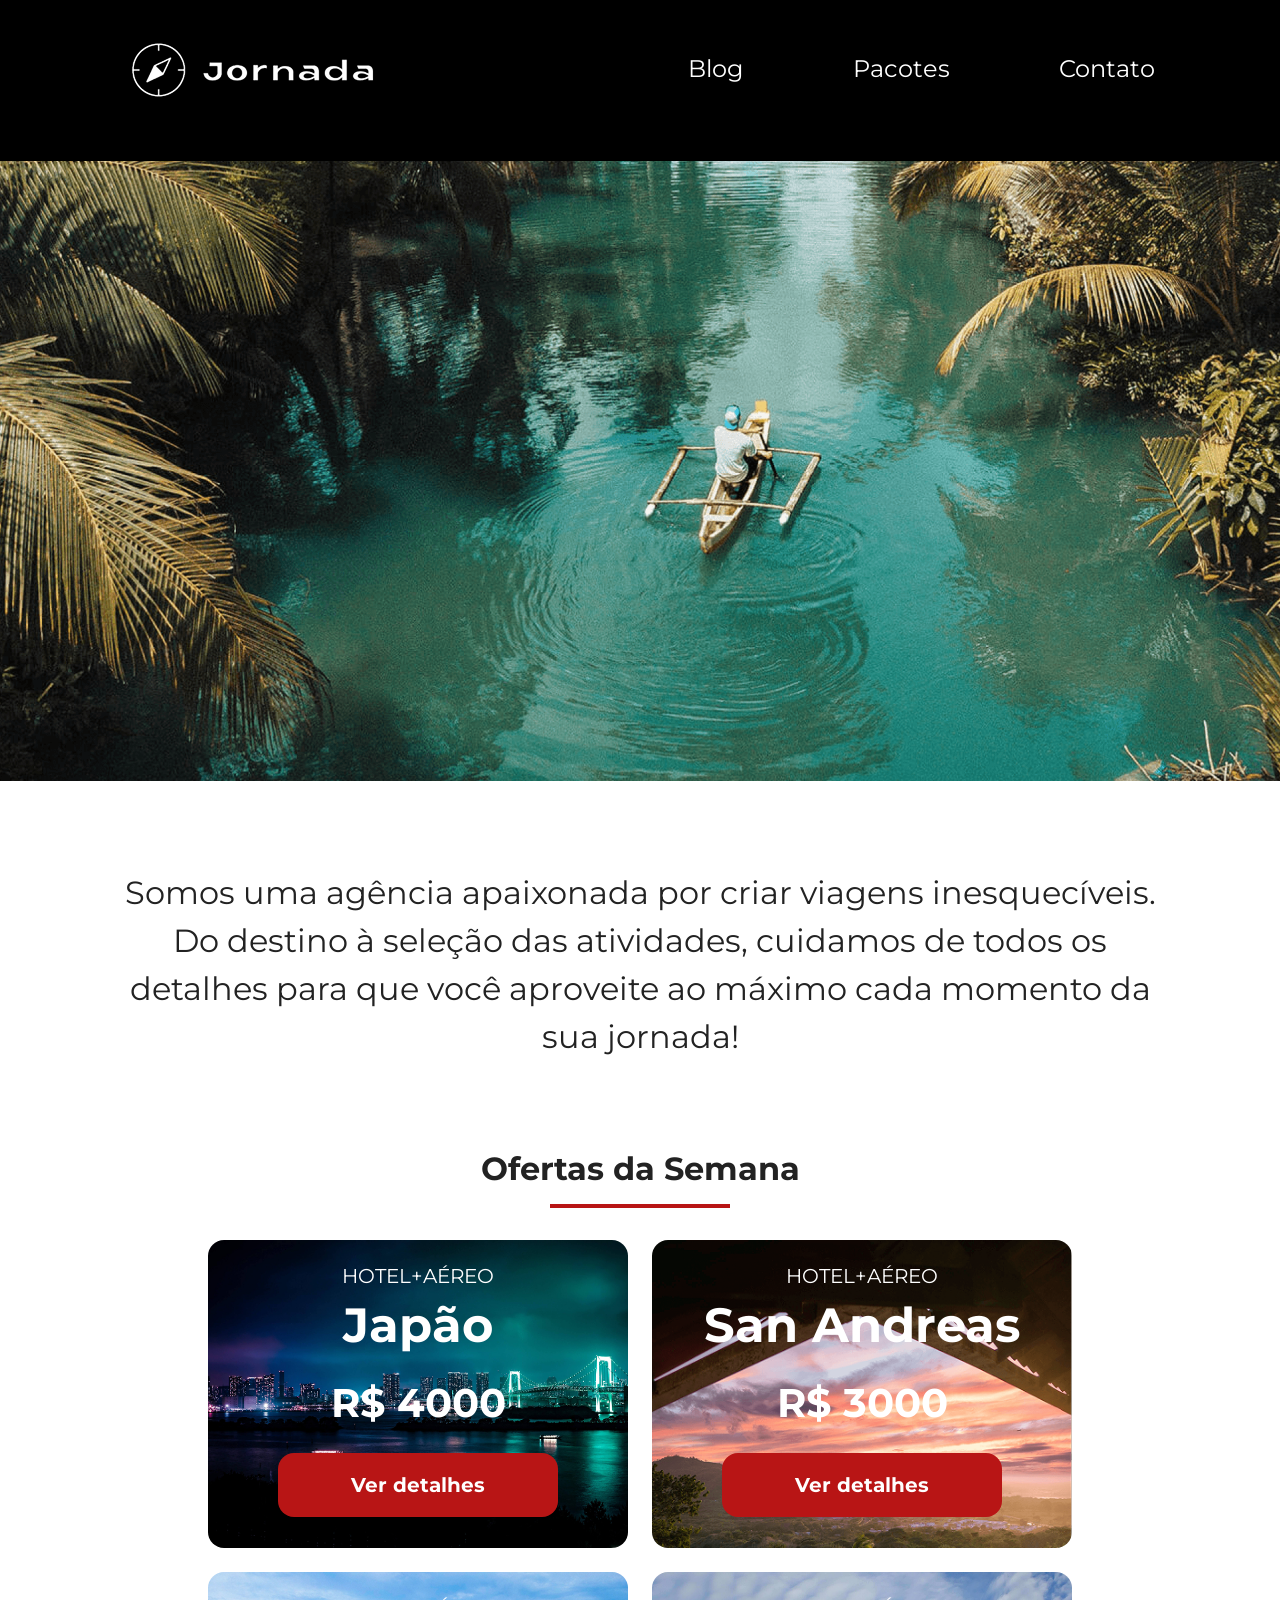
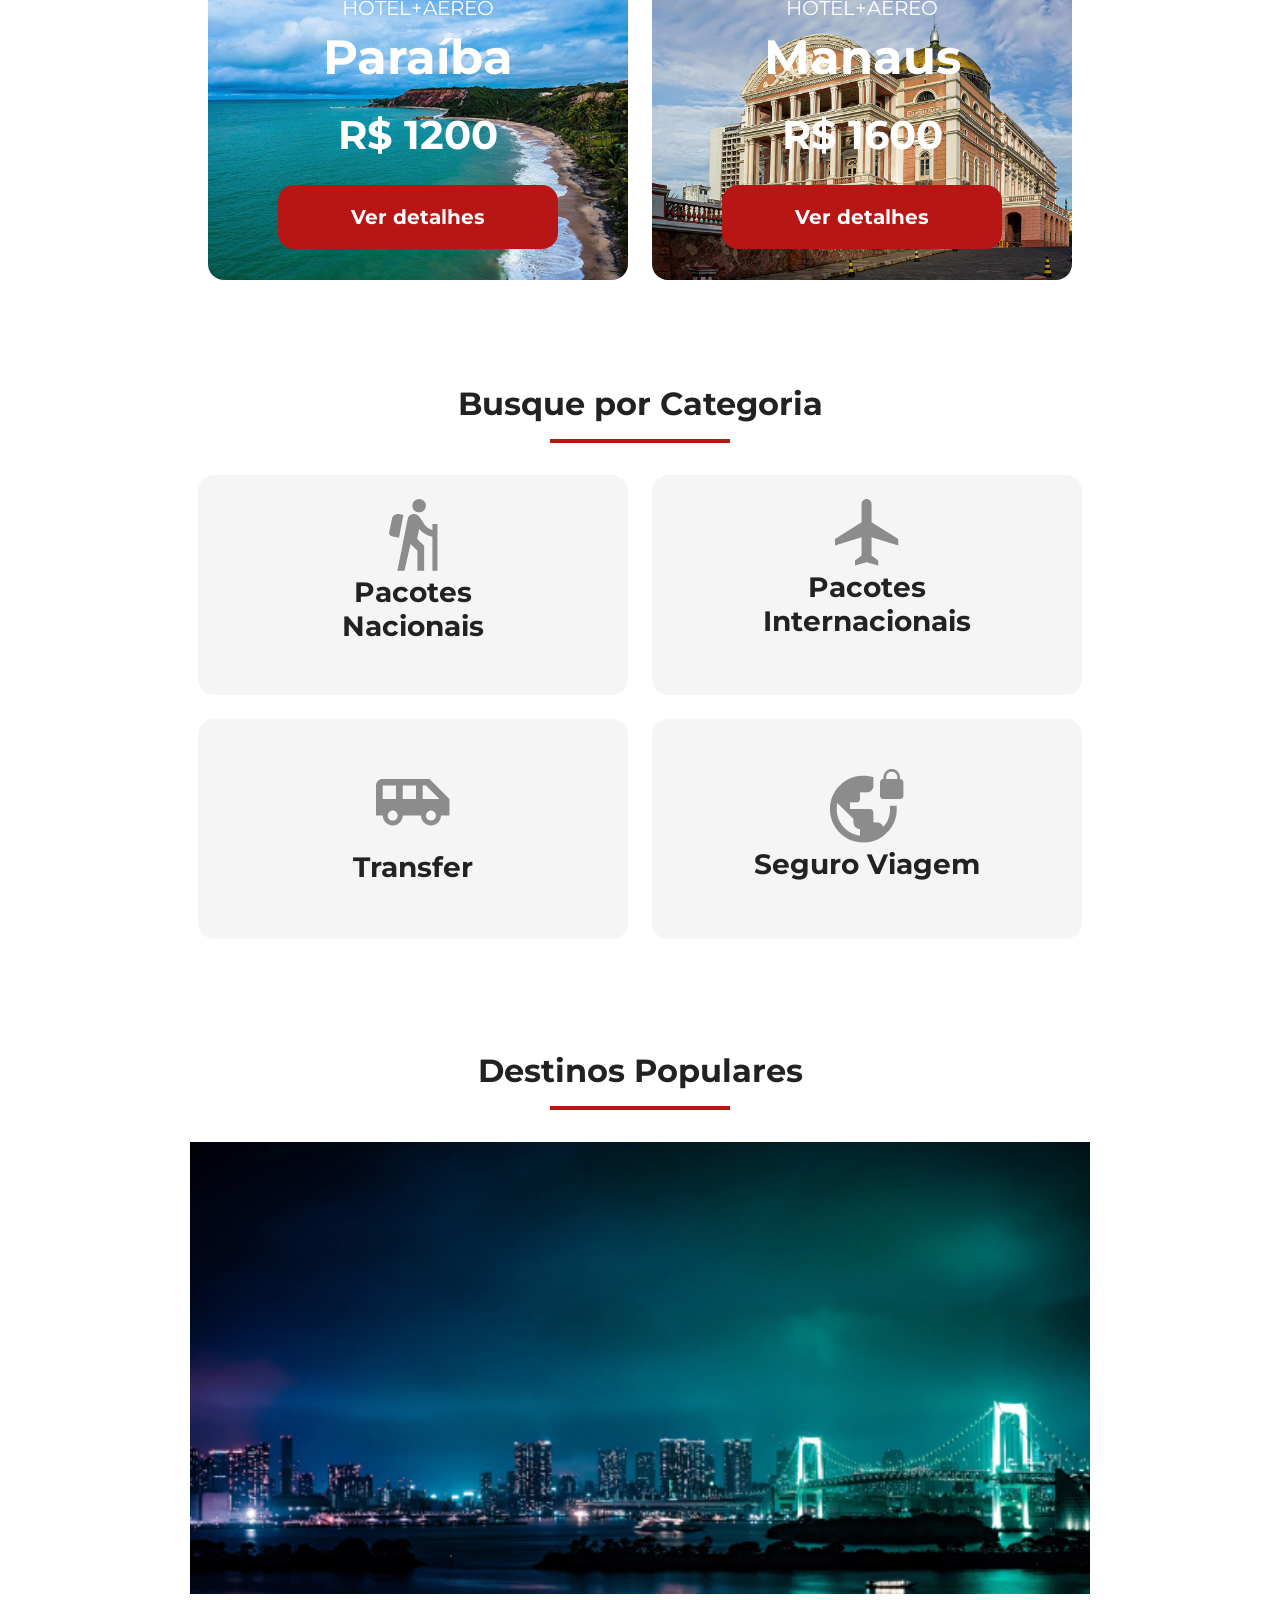
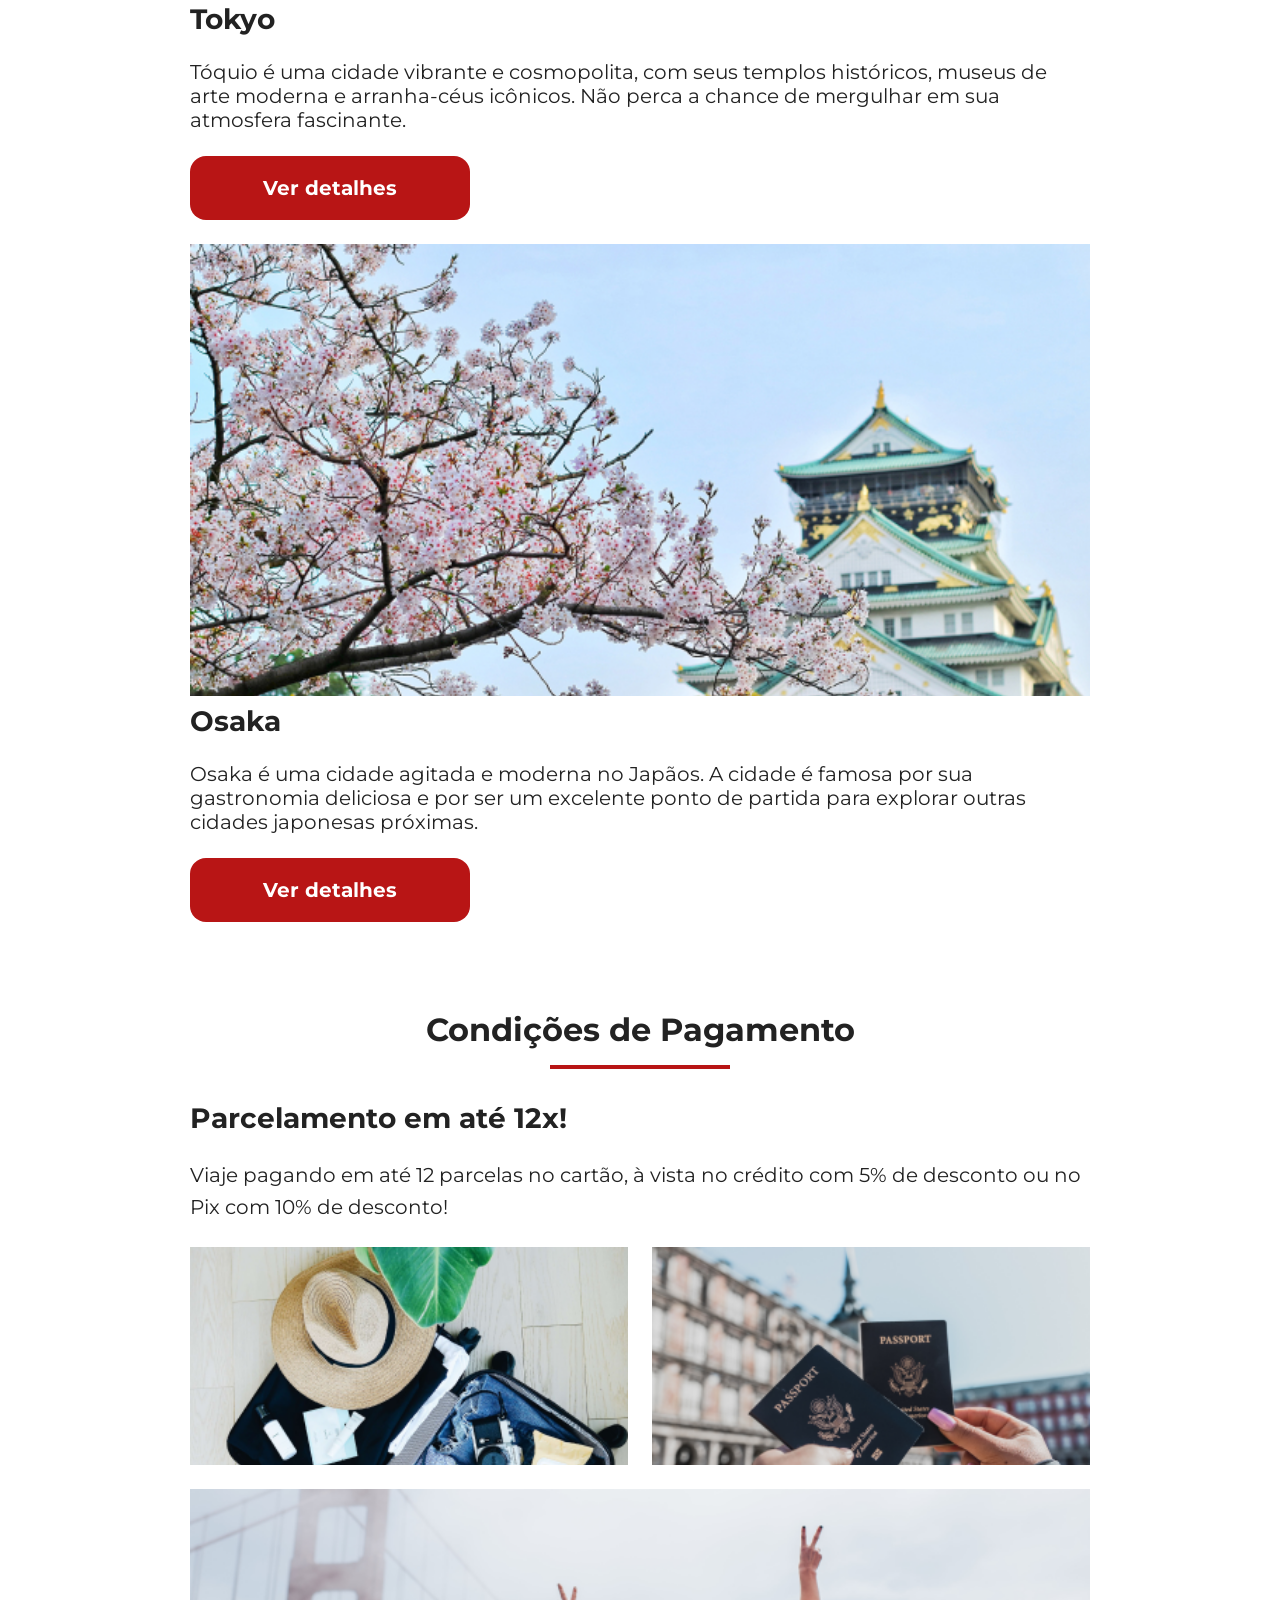
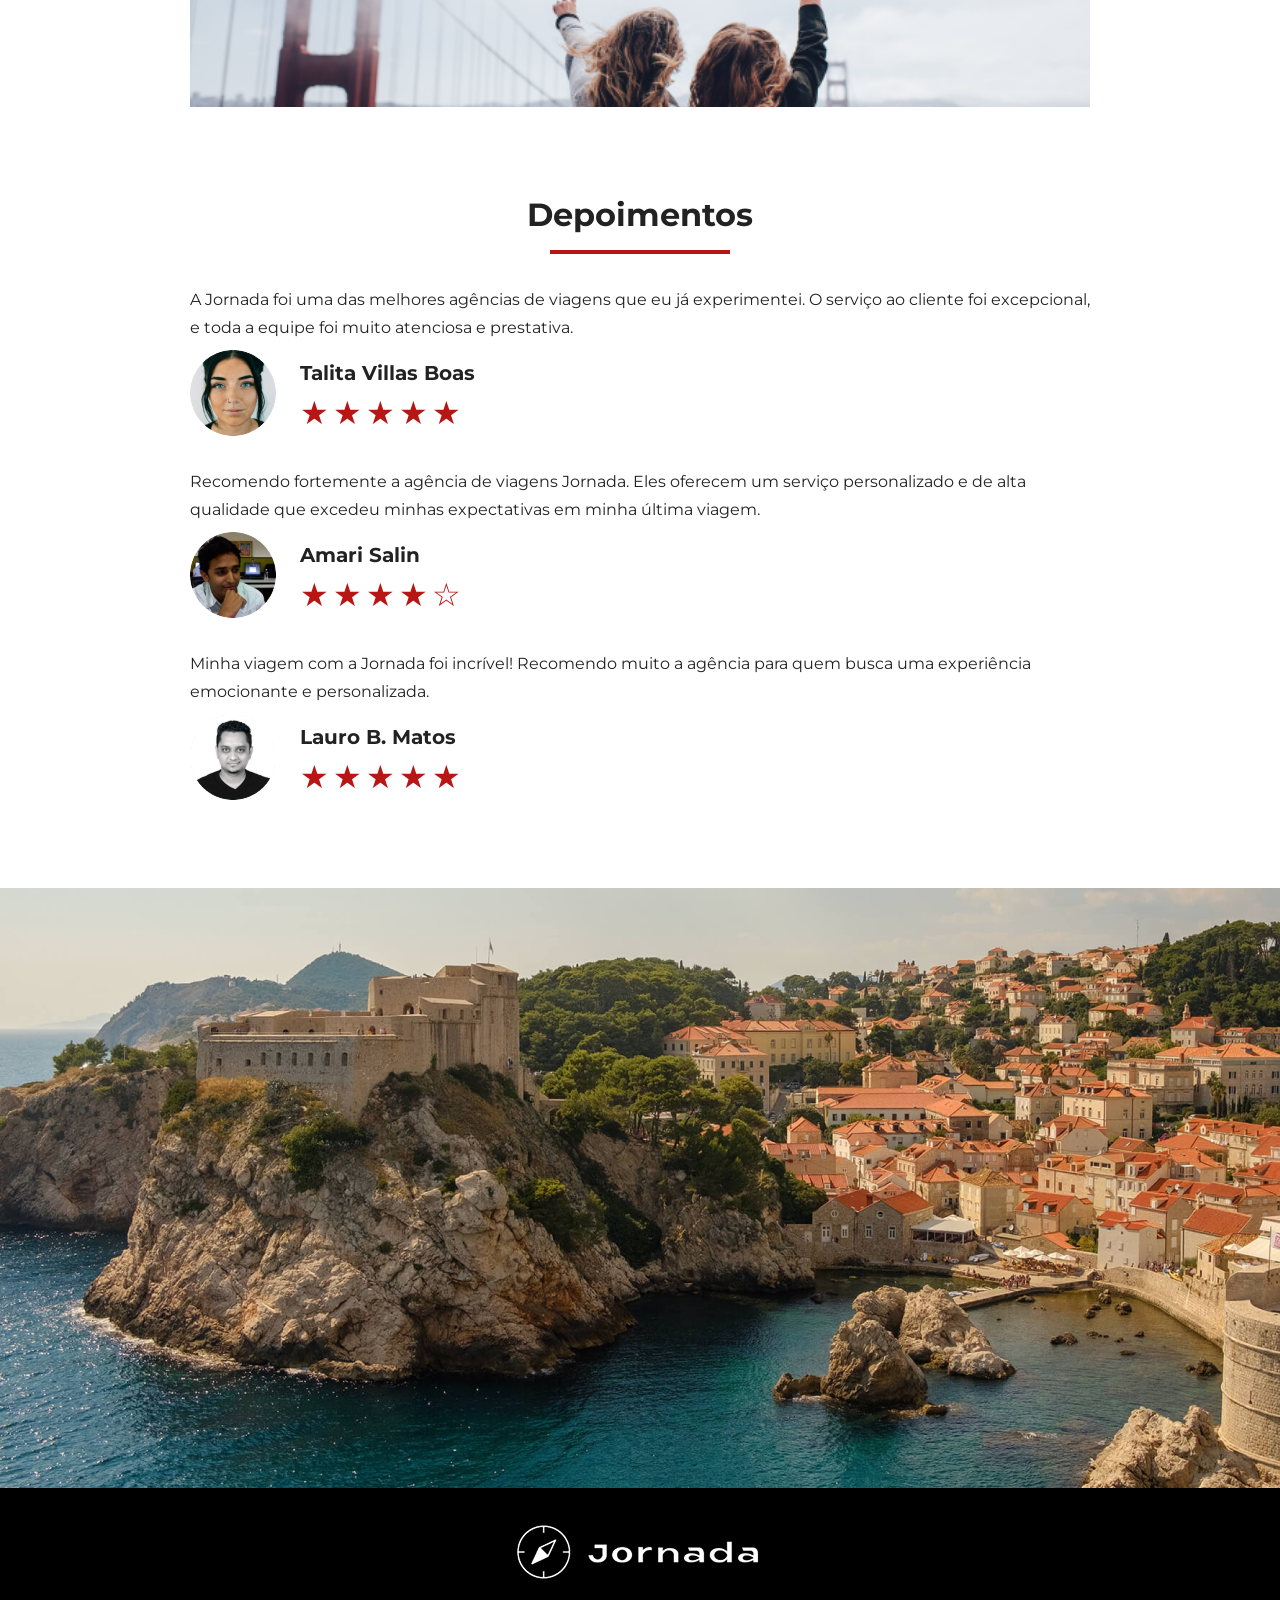
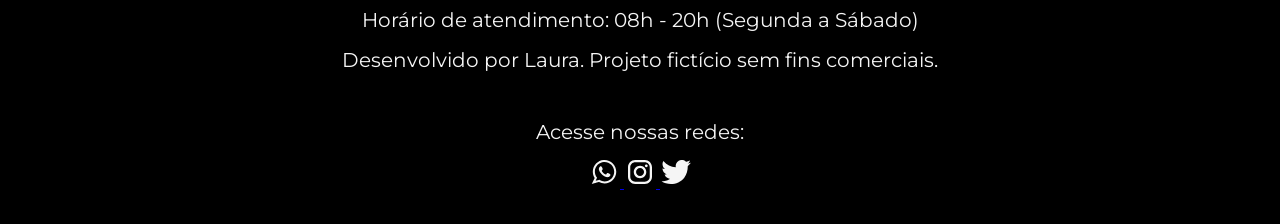
<file: index.html>
<!DOCTYPE html>
<html lang="pt-br">

<head>
    <meta charset="UTF-8" />
    <meta name="viewport" content="width=device-width, initial-scale=1.0" />
    <link rel="preconnect" href="https://fonts.googleapis.com" />
    <link rel="preconnect" href="https://fonts.gstatic.com" crossorigin />
    <link href="https://fonts.googleapis.com/css2?family=Montserrat:ital,wght@0,100..900;1,100..900&display=swap"
        rel="stylesheet" />
    <meta name="description" content="Jornada Viagens, uma agência apaixonada por criar viagens inesquecíveis">
    <meta name="og:title" content="Jornada Viagens">
    <meta name="og:description" content="Jornada Viagens, uma agência apaixonada por criar viagens inesquecíveis">
    <meta name="og:image"
        content="https://github.com/LauraGavira3/jornada-viagens/blob/main/img/Logo-bussola-texto.png">
    <meta name="og:type" content="website">
    <meta name="og:url" content="https://github.com/LauraGavira3/jornada-viagens">
    <link rel="icon" href="favico.png">
    <link rel="stylesheet" href="css/styles.css" />
    <title>Jornada Viagens</title>
</head>

<body>
    <header class="main-header">
        <a class="logo" href="index.html" title="voltar para a página inicial">
            <img class="logo-mobile" src="icons/icon-bussola.png" alt="Bussola do logo jornada viagens na cor branca" />

            <img class="logo-desktop" src="img/Logo-bussola-texto.png" alt="Logo jornada viagens na cor branca" />
        </a>
        <div class="navegation-menu">
            <img src="icons/menu.png" alt="menu" />
            <nav>
                <ul class="navegation-link">
                    <li>
                        <a href="blog.html" target="_blank" title="Acessar blog">Blog</a>
                    </li>
                    <li>
                        <a href="pacotes-de-viagens.html" target="_blank" title="Acessar pacotes de viagem">Pacotes</a>
                    </li>
                    <li>
                        <a href="contato.html" target="_blank" title="Acessar contato">Contato</a>
                    </li>
                </ul>
            </nav>
        </div>
    </header>
    <section class="hero">
        <div class="hero-img"></div>
        <h2>
            Somos uma agência apaixonada por criar viagens inesquecíveis. Do destino
            à seleção das atividades, cuidamos de todos os detalhes para que você
            aproveite ao máximo cada momento da sua jornada!
        </h2>
    </section>
    <section class="offers">
        <div class="section-title">
            <h2>Ofertas da Semana</h2>
            <hr />
        </div>
        <div class="offers-cards">
            <article class="card japao">
                <header>
                    <p>HOTEL+AÉREO</p>
                    <h3>
                        Japão <br />
                        <span>R$ 4000</span>
                    </h3>
                </header>
                <footer>
                    <a href="#" class="button">Ver detalhes</a>
                </footer>
            </article>
            <article class="card san-andreas">
                <header>
                    <p>HOTEL+AÉREO</p>
                    <h3>
                        San Andreas <br />
                        <span>R$ 3000</span>
                    </h3>
                </header>
                <footer>
                    <a href="#" class="button">Ver detalhes</a>
                </footer>
            </article>
            <article class="card paraiba">
                <header>
                    <p>HOTEL+AÉREO</p>
                    <h3>
                        Paraíba <br />
                        <span>R$ 1200</span>
                    </h3>
                </header>
                <footer>
                    <a href="#" class="button">Ver detalhes</a>
                </footer>
            </article>
            <article class="card manaus">
                <header>
                    <p>HOTEL+AÉREO</p>
                    <h3>
                        Manaus <br />
                        <span>R$ 1600</span>
                    </h3>
                </header>
                <footer>
                    <a href="#" class="button">Ver detalhes</a>
                </footer>
            </article>
        </div>
    </section>
    <section class="categories">
        <div class="section-title">
            <h2>Busque por Categoria</h2>
            <hr />
        </div>
        <div class="categories-cards">
            <a class="card" href="#" target="_blank" title="Busque pela categoria Pacotes Nacionais">
                <img src="./icons/icon - pacotes nacionais.svg"
                    alt="ícone cinza representando uma pessoa fazendo tracking">
                <h3 class="content-title">
                    Pacotes <br />
                    Nacionais
                </h3>
            </a>

            <a class="card" href="#" target="_blank" title="Busque pela categoria Pacotes Internacionais">
                <img src="./icons/icon - pacotes interacionais.svg" alt="ícone cinza representando um avião">
                <h3 class="content-title">
                    Pacotes <br />
                    Internacionais
                </h3>
            </a>

            <a class="card single-line transfer" href="#" target="_blank" title="Busque pela categoria Transfer">
                <img src="./icons/icon - transfer.svg" alt="ícone cinza representando um ônibus" />
                <h3 class="content-title">Transfer</h3>
            </a>

            <a class="card single-line" href="#" target="_blank" title="Busque pela categoria Seguro Viagem">
                <img src="./icons/icon - seguro viagem.png"
                    alt="ícone cinza representando o planeta terra com um cadeado" />
                <h3 class="content-title">Seguro Viagem</h3>
            </a>
            <div>
    </section>
    <section class="destinations">
        <div class="section-title">
            <h2>Destinos Populares</h2>
            <hr />
        </div>
        <div class="destinations-cards">
            <article class="card tokyo">
                <header>
                    <div class="img-card"></div>
                    <h3>Tokyo</h3>
                </header>
                <p>Tóquio é uma cidade vibrante e cosmopolita, com seus templos históricos, museus de arte
                    moderna e arranha-céus icônicos. Não perca a chance de mergulhar em sua atmosfera
                    fascinante.</p>
                <footer>
                    <a href="#" class="button" target="_blank" title="Veja mais detalhes do destino Tokyo">Ver
                        detalhes</a>
                </footer>
            </article>

            <article class="card osaka">
                <header>
                    <div class="img-card"></div>
                    <h3>Osaka</h3>
                </header>
                <p>Osaka é uma cidade agitada e moderna no Japãos. A cidade é famosa por sua gastronomia deliciosa e por
                    ser um excelente ponto de partida para explorar outras cidades japonesas próximas.</p>
                <footer>
                    <a href="#" class="button" target="_blank" title="Veja mais detalhes do destino Osaka">Ver
                        detalhes</a>
                </footer>
            </article>
        </div>
    </section>
    <section class="payments">
        <div class="section-title">
            <h2>Condições de Pagamento</h2>
            <hr />
        </div>
        <div class="content-container">
            <div class="text-content">
                <h3 class="content-title">Parcelamento em até 12x!</h3>
                <p class="content-text">Viaje pagando em até 12 parcelas no cartão, à vista no crédito com 5% de
                    desconto ou
                    no Pix com 10% de
                    desconto! </p>
            </div>
            <div class="image-gallery">
                <div class="image first"></div>
                <div class="image second"></div>
                <div class="image third colspan-2"></div>
            </div>
        </div>
    </section>
    <section class="testimonials">
        <div class="section-title">
            <h2>Depoimentos</h2>
            <hr />
        </div>
        <div class="testimonial-container">
            <article>
                <header>
                    <p>A Jornada foi uma das melhores agências de viagens que eu já experimentei. O serviço ao cliente
                        foi excepcional, e toda a equipe foi muito atenciosa e prestativa.</p>
                </header>
                <footer>
                    <img src="./img/profile-1.png" alt="Foto perfil Talita Villas Boas">
                    <div class="profile-content">
                        <h3>Talita Villas Boas</h3>
                        <div class="rating">
                            <span class="star">★</span>
                            <span class="star">★</span>
                            <span class="star">★</span>
                            <span class="star">★</span>
                            <span class="star">★</span>
                        </div>
                    </div>
                </footer>
            </article>
            <article>
                <header>
                    <p>Recomendo fortemente a agência de viagens Jornada. Eles oferecem um serviço personalizado e de
                        alta qualidade que excedeu minhas expectativas em minha última viagem.</p>
                </header>
                <footer>
                    <img src="./img/profile-2.png" alt="Foto perfil Amari Salin">
                    <div class="profile-content">
                        <h3>Amari Salin</h3>
                        <div class="rating">
                            <span class="star">★</span>
                            <span class="star">★</span>
                            <span class="star">★</span>
                            <span class="star">★</span>
                            <span class="star">☆</span>
                        </div>
                    </div>
                </footer>
            </article>
            <article>
                <header>
                    <p>Minha viagem com a Jornada foi incrível! Recomendo muito a agência para quem busca uma
                        experiência emocionante e personalizada.</p>
                </header>
                <footer>
                    <img src="./img/profile-3.png" alt="Foto perfil Lauro B. Matos">
                    <div class="profile-content">
                        <h3>Lauro B. Matos</h3>
                        <div class="rating">
                            <span class="star">★</span>
                            <span class="star">★</span>
                            <span class="star">★</span>
                            <span class="star">★</span>
                            <span class="star">★</span>
                        </div>
                    </div>
                </footer>
            </article>
        </div>
    </section>
    <section class="bottom-hero">
        <div class="hero-img"></div>
    </section>
    <footer class="main-footer">
        <div class="footer-content">
            <img src="./img/Logo-bussola-texto.png" alt="Logo completo Jornada Viagens">
            <p>Horário de atendimento: 08h - 20h (Segunda a Sábado)</p>
            <p>Desenvolvido por Laura. Projeto fictício sem fins comerciais.</p>
        </div>
        <div class="footer-social">
            <p>Acesse nossas redes:</p>
            <a href="#" target="_blank" title="Acesse o Whatsapp do Jornada Viagens">
                <img src="./icons/Whatsapp.svg" alt="Ícone Whatsapp">
            </a>
            <a href="#" target="_blank" title="Acesse o instagram do Jornada Viagens">
                <img src="./icons/Instagram.svg" alt="Ícone instagram">
            </a>
            <a href="#" target="_blank" title="Acesse o Twitter do Jornada Viagens">
                <img src="./icons/Twitter.svg" alt="Ícone Twitter">
            </a>
        </div>
    </footer>
    <script src="js/script.js"></script>
</body>

</html>
</file>
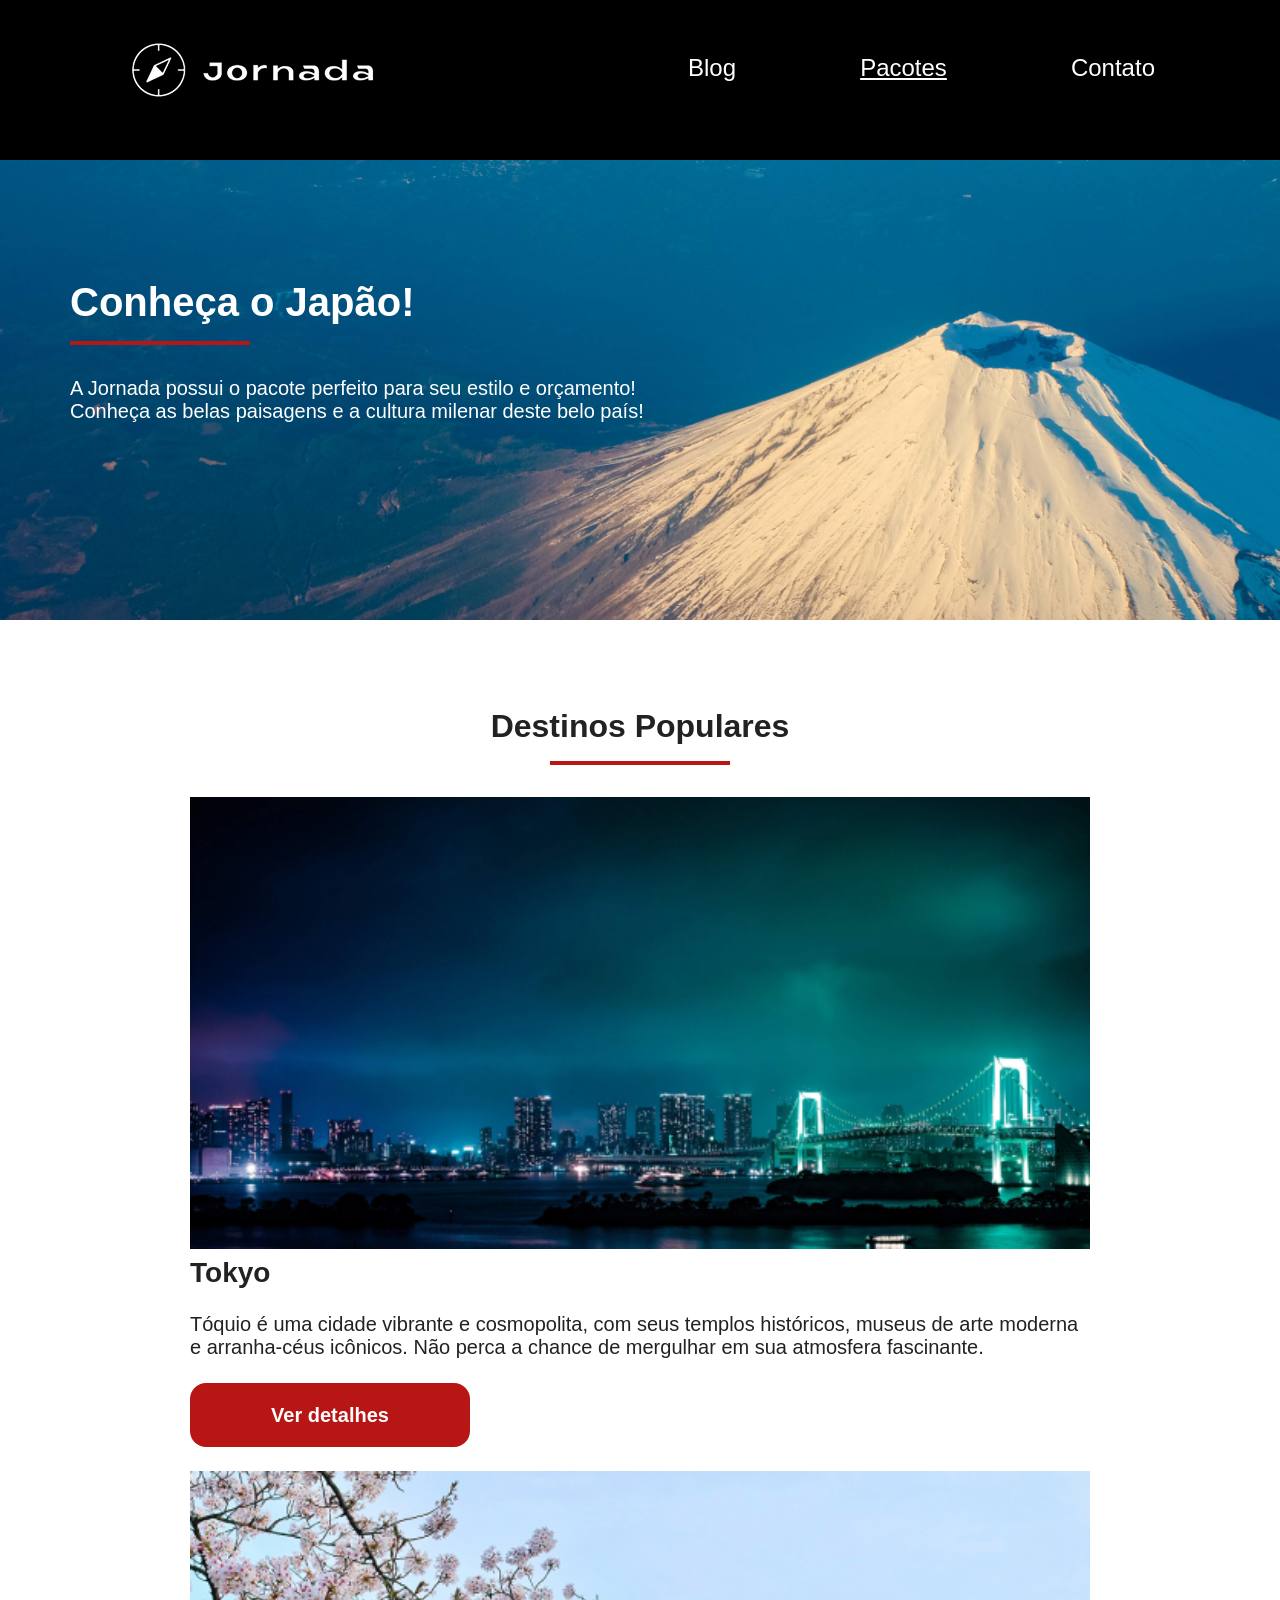
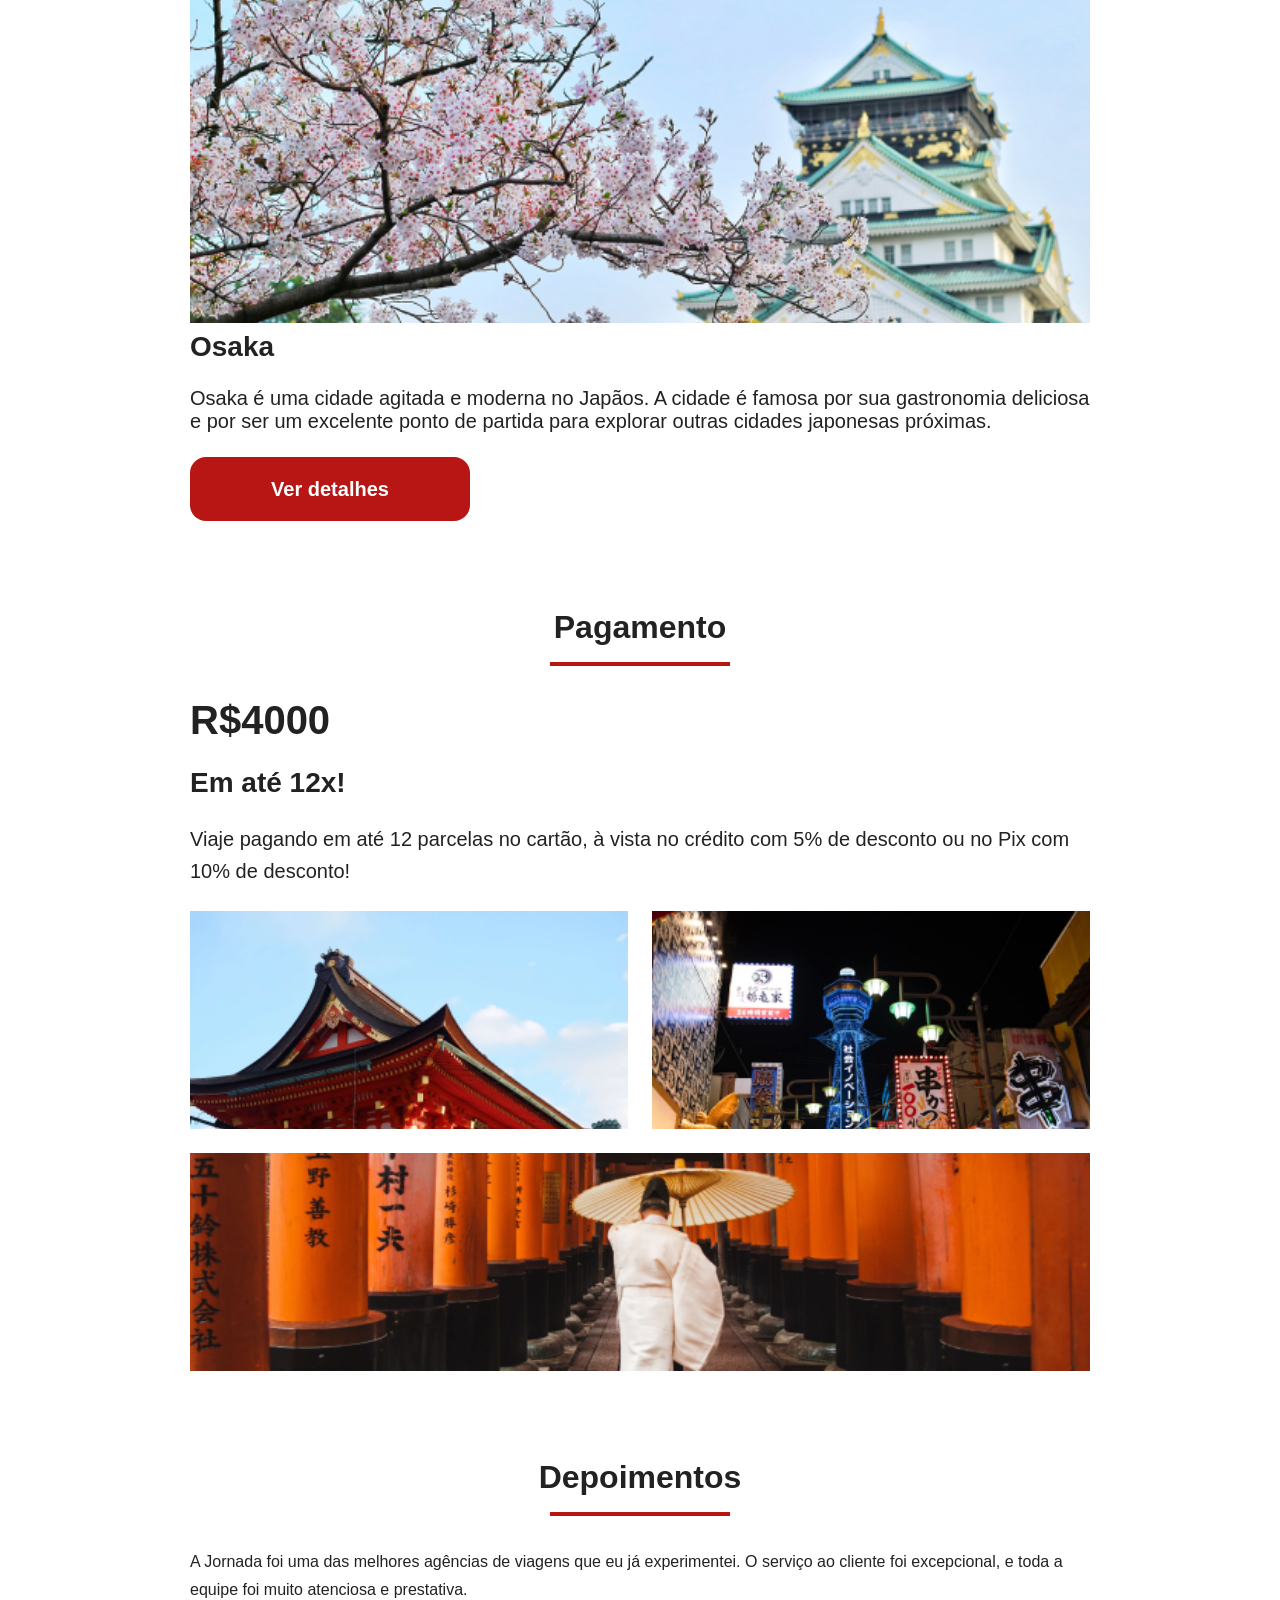
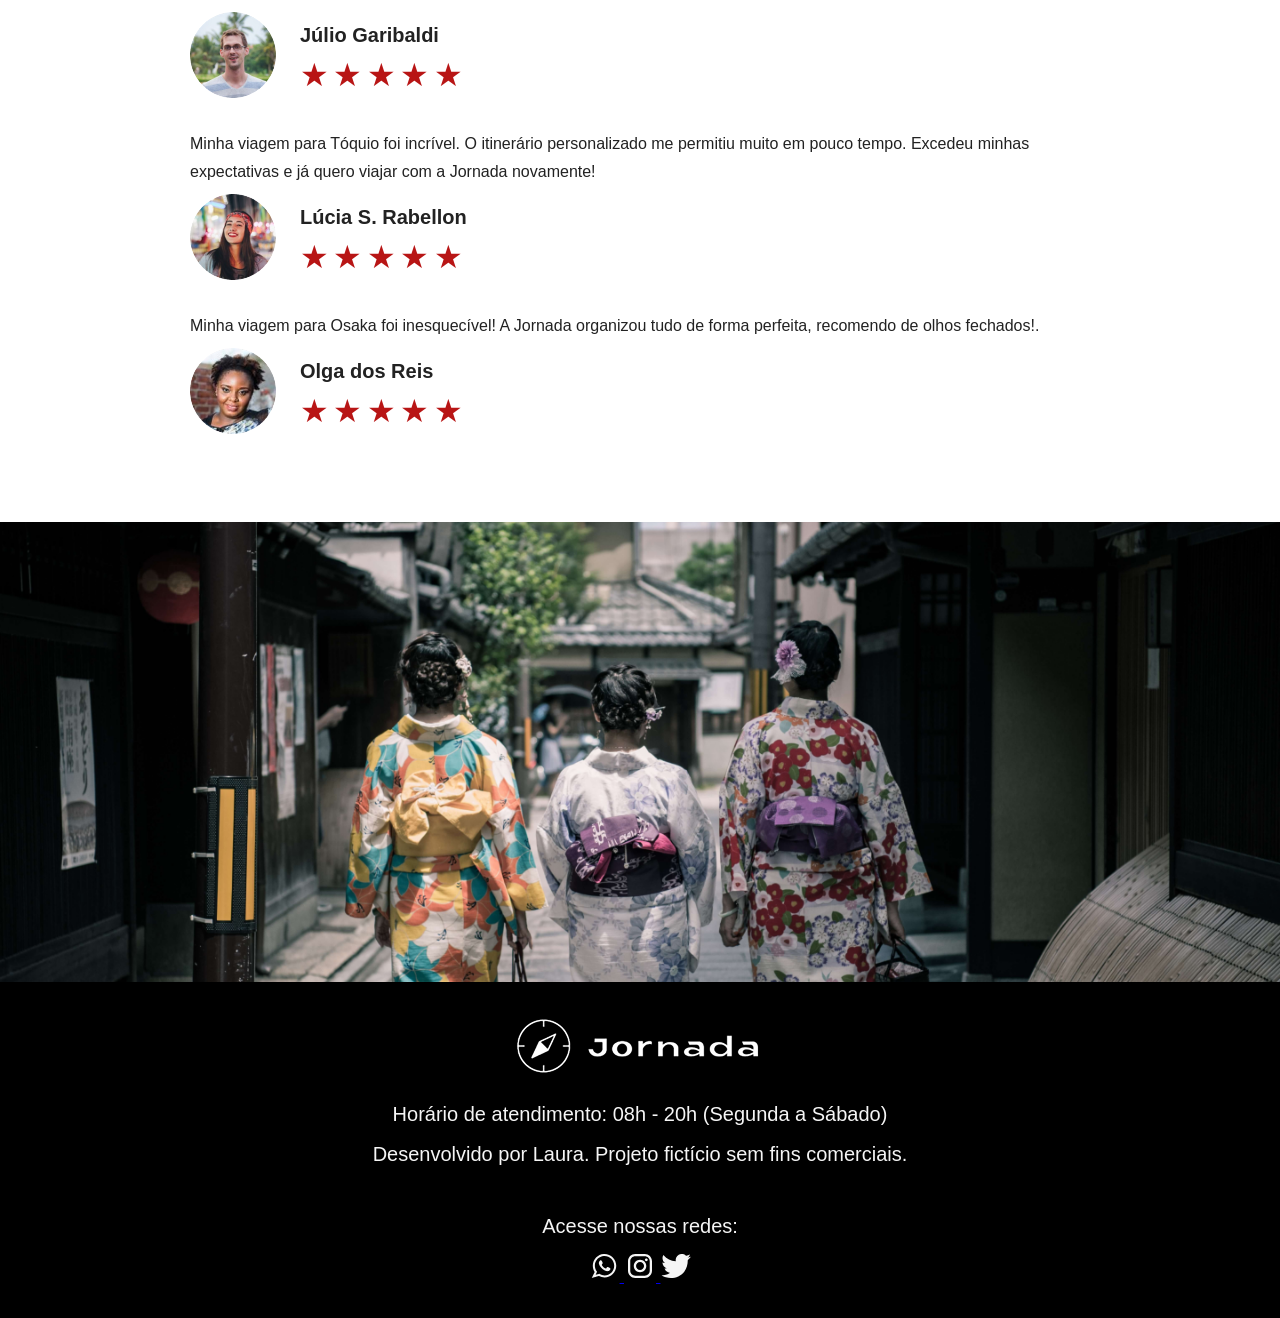
<file: pacotes-de-viagens.html>
<!DOCTYPE html>
<html lang="pt-br ">

<head>
    <meta charset="UTF-8">
    <meta name="viewport" content="width=device-width, initial-scale=1.0">
    <link rel="icon" href="favico.png">
    <link rel="stylesheet" href="css/styles.css" />
    <title>Pacotes de viagem</title>
</head>
<header class="main-header">
    <a class="logo" href="index.html" title="voltar para a página inicial">
        <img class="logo-mobile" src="icons/icon-bussola.png" alt="Bussola do logo jornada viagens na cor branca" />

        <img class="logo-desktop" src="img/Logo-bussola-texto.png" alt="Logo jornada viagens na cor branca" />
    </a>
    <div class="navegation-menu">
        <img src="icons/menu.png" alt="menu" />
        <nav>
            <ul class="navegation-link">
                <li>
                    <a href="blog.html" target="_blank" title="Acessar blog">Blog</a>
                </li>
                <li>
                    <a class="active" href="pacotes-de-viagens.html" target="_blank"
                        title="Acessar pacotes de viagem">Pacotes</a>
                </li>
                <li>
                    <a href="contato.html" target="_blank" title="Acessar contato">Contato</a>
                </li>
            </ul>
        </nav>
    </div>
</header>

<body>
    <section class="travel-packages hero">
        <div class="hero-img">
            <div class="hero-content">
                <h1>Conheça o Japão!</h1>
                <hr />
                <p>
                    A Jornada possui o pacote perfeito para seu estilo e orçamento!
                    Conheça as belas paisagens e a cultura milenar deste belo país!
                </p>
            </div>
        </div>
    </section>
    <section class="destinations">
        <div class="section-title">
            <h2>Destinos Populares</h2>
            <hr />
        </div>
        <div class="destinations-cards">
            <article class="card tokyo">
                <header>
                    <div class="img-card"></div>
                    <h3>Tokyo</h3>
                </header>
                <p>Tóquio é uma cidade vibrante e cosmopolita, com seus templos históricos, museus de arte
                    moderna e arranha-céus icônicos. Não perca a chance de mergulhar em sua atmosfera
                    fascinante.</p>
                <footer>
                    <a href="#" class="button" target="_blank" title="Veja mais detalhes do destino Tokyo">Ver
                        detalhes</a>
                </footer>
            </article>

            <article class="card osaka">
                <header>
                    <div class="img-card"></div>
                    <h3>Osaka</h3>
                </header>
                <p>Osaka é uma cidade agitada e moderna no Japãos. A cidade é famosa por sua gastronomia deliciosa e por
                    ser um excelente ponto de partida para explorar outras cidades japonesas próximas.</p>
                <footer>
                    <a href="#" class="button" target="_blank" title="Veja mais detalhes do destino Osaka">Ver
                        detalhes</a>
                </footer>
            </article>
        </div>
    </section>
    <section class="travel-packages payments">
        <div class="section-title">
            <h2>Pagamento</h2>
            <hr />
        </div>
        <div class="content-container">
            <div class="text-content">
                <h3 class="content-title">R$4000</h3>
                <h4>Em até 12x!</h4>
                <p class="content-text">Viaje pagando em até 12 parcelas no cartão, à vista no crédito com 5% de
                    desconto ou no Pix com 10% de desconto! </p>
            </div>
            <div class="image-gallery">
                <div class="image first"></div>
                <div class="image second"></div>
                <div class="image third colspan-2"></div>
            </div>
        </div>
    </section>
    <section class="travel-packages testimonials">
        <div class="section-title">
            <h2>Depoimentos</h2>
            <hr />
        </div>
        <div class="testimonial-container">
            <article>
                <header>
                    <p>A Jornada foi uma das melhores agências de viagens que eu já experimentei. O serviço ao cliente
                        foi excepcional, e toda a equipe foi muito atenciosa e prestativa.</p>
                </header>
                <footer>
                    <img src="./img/travel-packages/testimonials-profile1.png" alt="Foto perfil Talita Villas Boas">
                    <div class="profile-content">
                        <h3>Júlio Garibaldi</h3>
                        <div class="rating">
                            <span class="star">★</span>
                            <span class="star">★</span>
                            <span class="star">★</span>
                            <span class="star">★</span>
                            <span class="star">★</span>
                        </div>
                    </div>
                </footer>
            </article>
            <article>
                <header>
                    <p>Minha viagem para Tóquio foi incrível. O itinerário personalizado me permitiu muito em pouco
                        tempo. Excedeu minhas expectativas e já quero viajar com a Jornada novamente!</p>
                </header>
                <footer>
                    <img src="./img/travel-packages/testimonials-profile2.png" alt="Foto perfil Amari Salin">
                    <div class="profile-content">
                        <h3>Lúcia S. Rabellon</h3>
                        <div class="rating">
                            <span class="star">★</span>
                            <span class="star">★</span>
                            <span class="star">★</span>
                            <span class="star">★</span>
                            <span class="star">★</span>
                        </div>
                    </div>
                </footer>
            </article>
            <article>
                <header>
                    <p>Minha viagem para Osaka foi inesquecível! A Jornada organizou tudo de forma perfeita, recomendo
                        de olhos fechados!.</p>
                </header>
                <footer>
                    <img src="./img/travel-packages/testimonials-profile3.png" alt="Foto perfil Lauro B. Matos">
                    <div class="profile-content">
                        <h3>Olga dos Reis</h3>
                        <div class="rating">
                            <span class="star">★</span>
                            <span class="star">★</span>
                            <span class="star">★</span>
                            <span class="star">★</span>
                            <span class="star">★</span>
                        </div>
                    </div>
                </footer>
            </article>
        </div>
    </section>
    <section class="travel-packages bottom-hero">
        <div class="hero-img"></div>
    </section>
    <footer class="main-footer">
        <div class="footer-content">
            <img src="./img/Logo-bussola-texto.png" alt="Logo completo Jornada Viagens">
            <p>Horário de atendimento: 08h - 20h (Segunda a Sábado)</p>
            <p>Desenvolvido por Laura. Projeto fictício sem fins comerciais.</p>
        </div>
        <div class="footer-social">
            <p>Acesse nossas redes:</p>
            <a href="#" target="_blank" title="Acesse o Whatsapp do Jornada Viagens">
                <img src="./icons/Whatsapp.svg" alt="Ícone Whatsapp">
            </a>
            <a href="#" target="_blank" title="Acesse o instagram do Jornada Viagens">
                <img src="./icons/Instagram.svg" alt="Ícone instagram">
            </a>
            <a href="#" target="_blank" title="Acesse o Twitter do Jornada Viagens">
                <img src="./icons/Twitter.svg" alt="Ícone Twitter">
            </a>
        </div>
    </footer>
</body>

</html>
</file>
<file: css/styles.css>
@import url(global.css);
@import url(header.css);
@import url(hero.css);
@import url(offers.css);
@import url(categories.css);
@import url(destinations.css);
@import url(payment.css);
@import url(testimonials.css);
@import url(footer.css);
</file>
